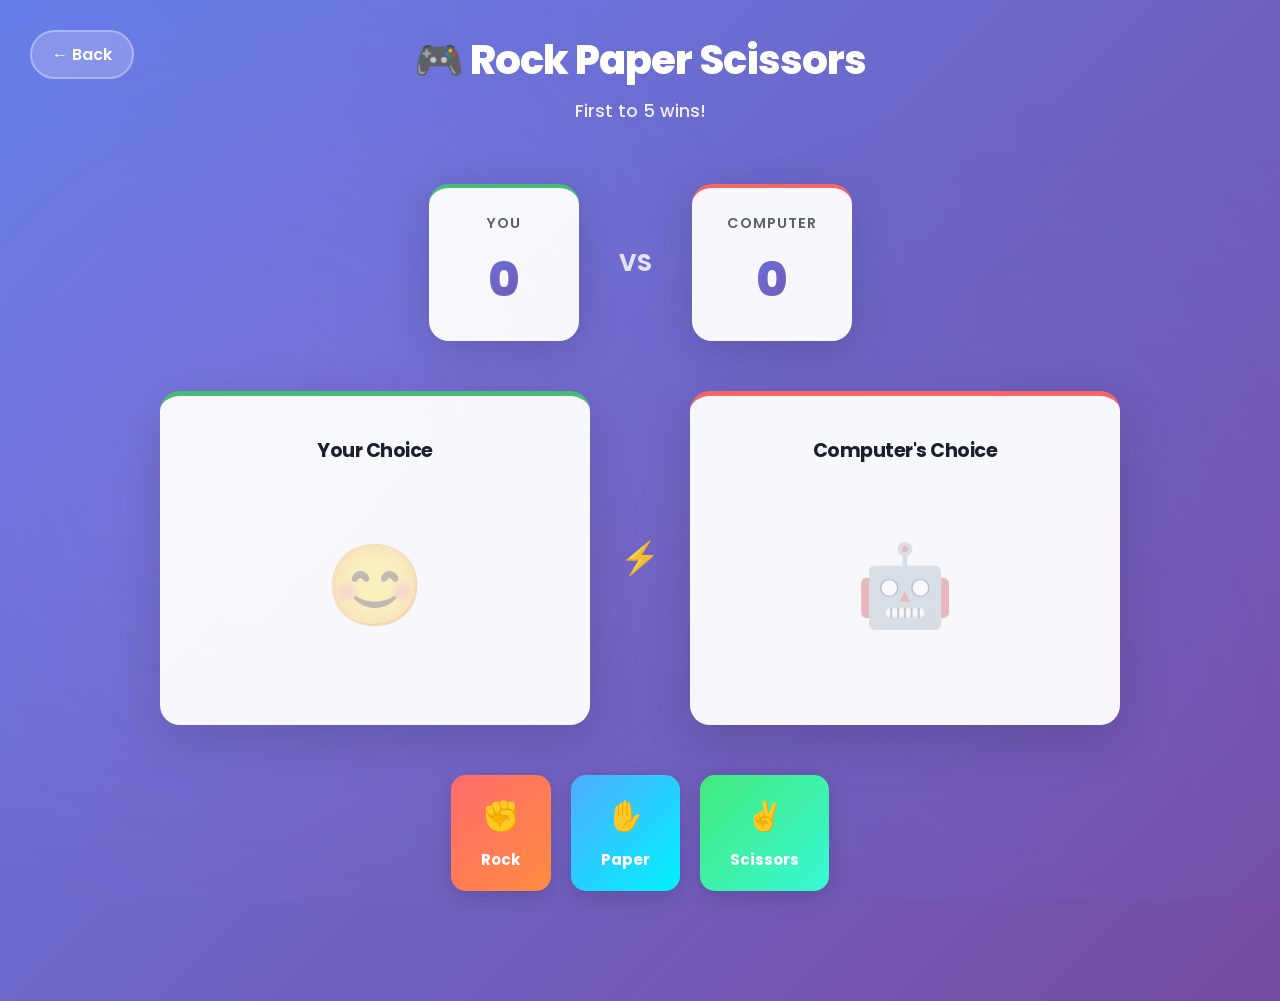
<file: Game1/index.html>
<!DOCTYPE html>
<html lang="en">
<head>
    <meta charset="UTF-8">
    <meta name="viewport" content="width=device-width, initial-scale=1.0">
    <title>Rock Paper Scissors - FunPlay</title>
    <link rel="stylesheet" href="styles.css">
</head>
<body>
    <div class="game-wrapper">
        <div class="header">
            <a href="../LandingPage/home.html" class="back-btn">← Back</a>
            <h1>🎮 Rock Paper Scissors</h1>
            <p>First to 5 wins!</p>
        </div>

        <div class="container">
            <div class="scoreboard">
                <div class="score-item player-score">
                    <span class="score-label">You</span>
                    <span class="score-value" id="user-score">0</span>
                </div>
                <div class="score-divider">VS</div>
                <div class="score-item computer-score">
                    <span class="score-label">Computer</span>
                    <span class="score-value" id="comp-score">0</span>
                </div>
            </div>

            <div class="game-arena">
                <div class="player-section">
                    <h2>Your Choice</h2>
                    <div class="choice-display" id="handsign">
                        <span class="placeholder">😊</span>
                    </div>
                </div>

                <div class="vs-divider">
                    <span>⚡</span>
                </div>

                <div class="computer-section">
                    <h2>Computer's Choice</h2>
                    <div class="choice-display" id="complogo">
                        <span class="placeholder">🤖</span>
                    </div>
                </div>
            </div>

            <div class="action-buttons" id="gameovergo">
                <button class="btn btn-rock" id="rock">
                    <span class="emoji">✊</span>
                    <span class="text">Rock</span>
                </button>
                <button class="btn btn-paper" id="paper">
                    <span class="emoji">✋</span>
                    <span class="text">Paper</span>
                </button>
                <button class="btn btn-scissors" id="scissors">
                    <span class="emoji">✌️</span>
                    <span class="text">Scissors</span>
                </button>
            </div>

            <div class="round-status" id="roundStatus"></div>
        </div>

        <div class="result-overlay" id="show">
            <div class="result-card">
                <div class="result-title" id="resulttext"></div>
                <div class="confetti" id="confetti"></div>
                <button class="btn btn-primary" onclick="playAgain()">🔄 Play Again</button>
                <a href="../LandingPage/home.html" class="btn btn-secondary">🏠 Home</a>
            </div>
        </div>
    </div>

    <script src="index.js"></script>
</body>
</html>
</file>
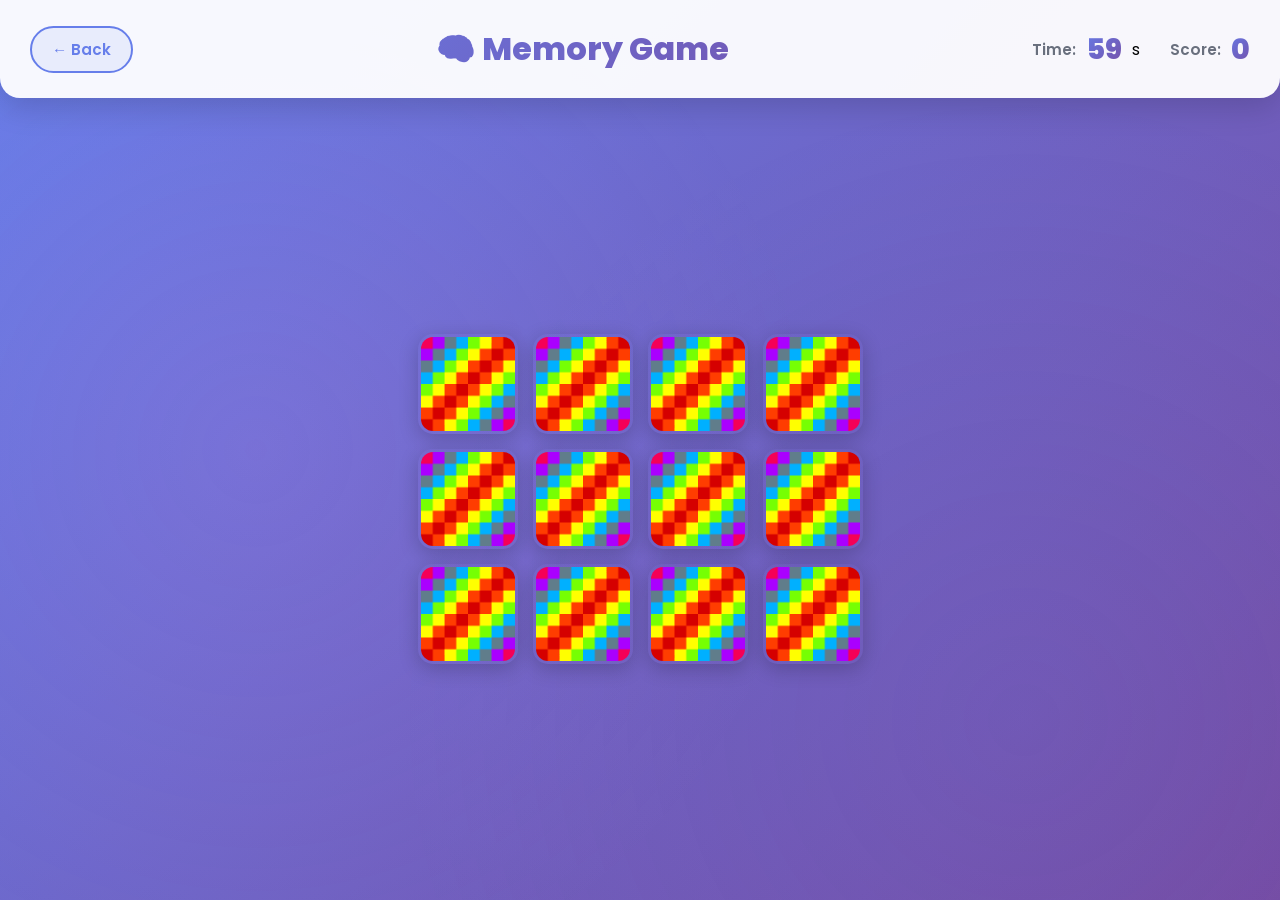
<file: Game2/index.html>
<!DOCTYPE html>
<html lang="en">
<head>
    <meta charset="UTF-8">
    <meta name="viewport" content="width=device-width, initial-scale=1.0">
    <title>Memory Game - FunPlay</title>
    <link rel="stylesheet" href="styles.css">
</head>
<body>
    <div class="game-wrapper">
        <header>
            <a href="../LandingPage/home.html" class="back-btn">← Back</a>
            <h1>🧠 Memory Game</h1>
            <div class="stats">
                <div class="stat-item">
                    <span class="stat-label">Time:</span>
                    <span class="stat-value" id="timer">60</span>s
                </div>
                <div class="stat-item">
                    <span class="stat-label">Score:</span>
                    <span class="stat-value" id="result">0</span>
                </div>
            </div>
        </header>
        <div id="grid"></div>
    </div>
    <script src="app.js"></script>
</body>
</html>
</file>
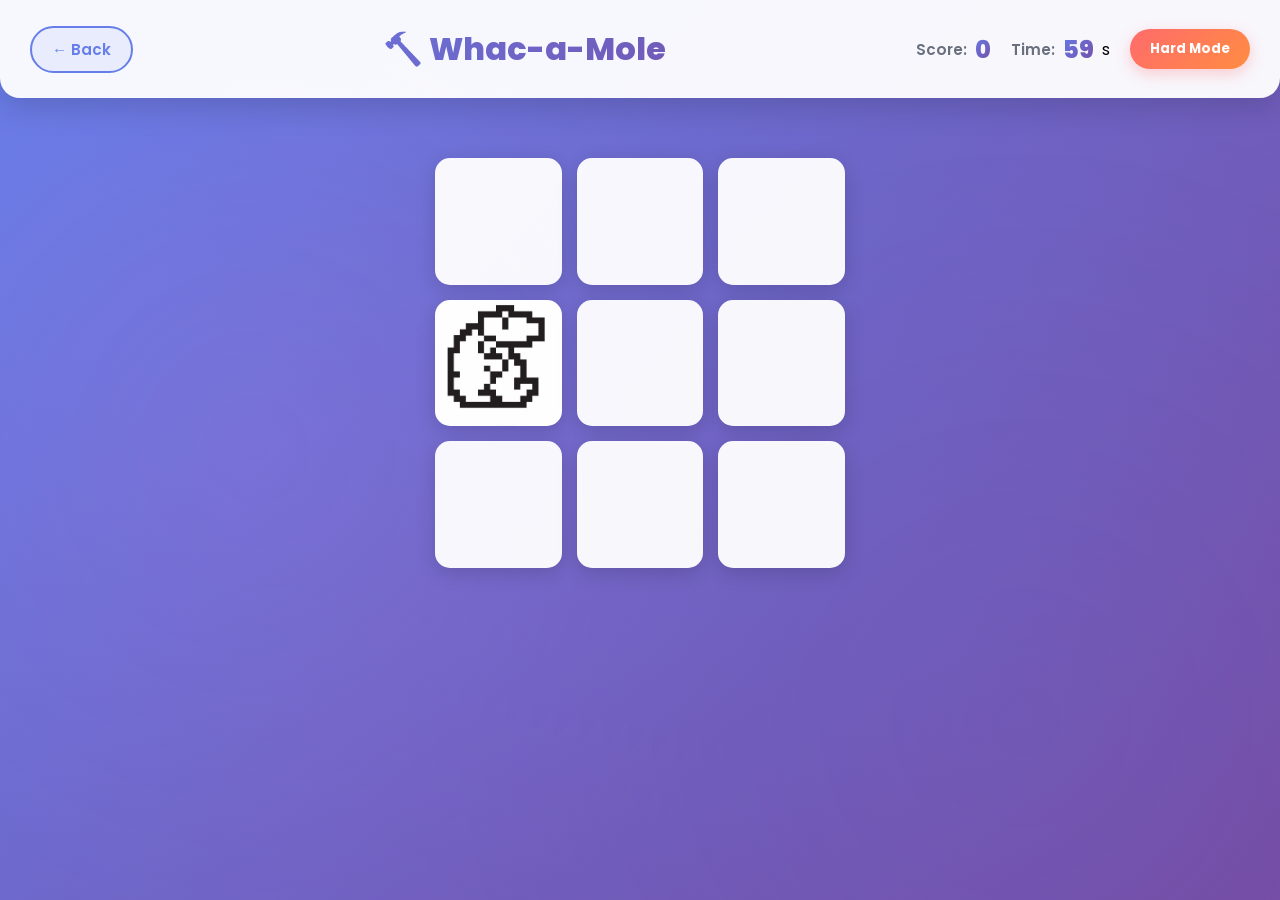
<file: Game3/index.html>
<!DOCTYPE html>
<html lang="en">
<head>
    <meta charset="UTF-8">
    <meta name="viewport" content="width=device-width, initial-scale=1.0">
    <title>Whac-a-Mole - FunPlay</title>
    <link rel="stylesheet" href="styles.css">
</head>
<body>
    <div class="game-wrapper">
        <header>
            <a href="../LandingPage/home.html" class="back-btn">← Back</a>
            <h1>🔨 Whac-a-Mole</h1>
            <div class="controls">
                <div class="stat-item">
                    <span class="stat-label">Score:</span>
                    <span class="stat-value" id="score">0</span>
                </div>
                <div class="stat-item">
                    <span class="stat-label">Time:</span>
                    <span class="stat-value" id="time-left">60</span>s
                </div>
                <button id="hard-mode" class="btn-hardmode">Hard Mode</button>
            </div>
        </header>

        <div class="grid">
            <div class="square" id="1"></div>
            <div class="square" id="2"></div>
            <div class="square" id="3"></div>
            <div class="square mole" id="4"></div>
            <div class="square" id="5"></div>
            <div class="square" id="6"></div>
            <div class="square" id="7"></div>
            <div class="square" id="8"></div>
            <div class="square" id="9"></div>
        </div>
    </div>

    <script src="app.js"></script>
</body>
</html>
</file>
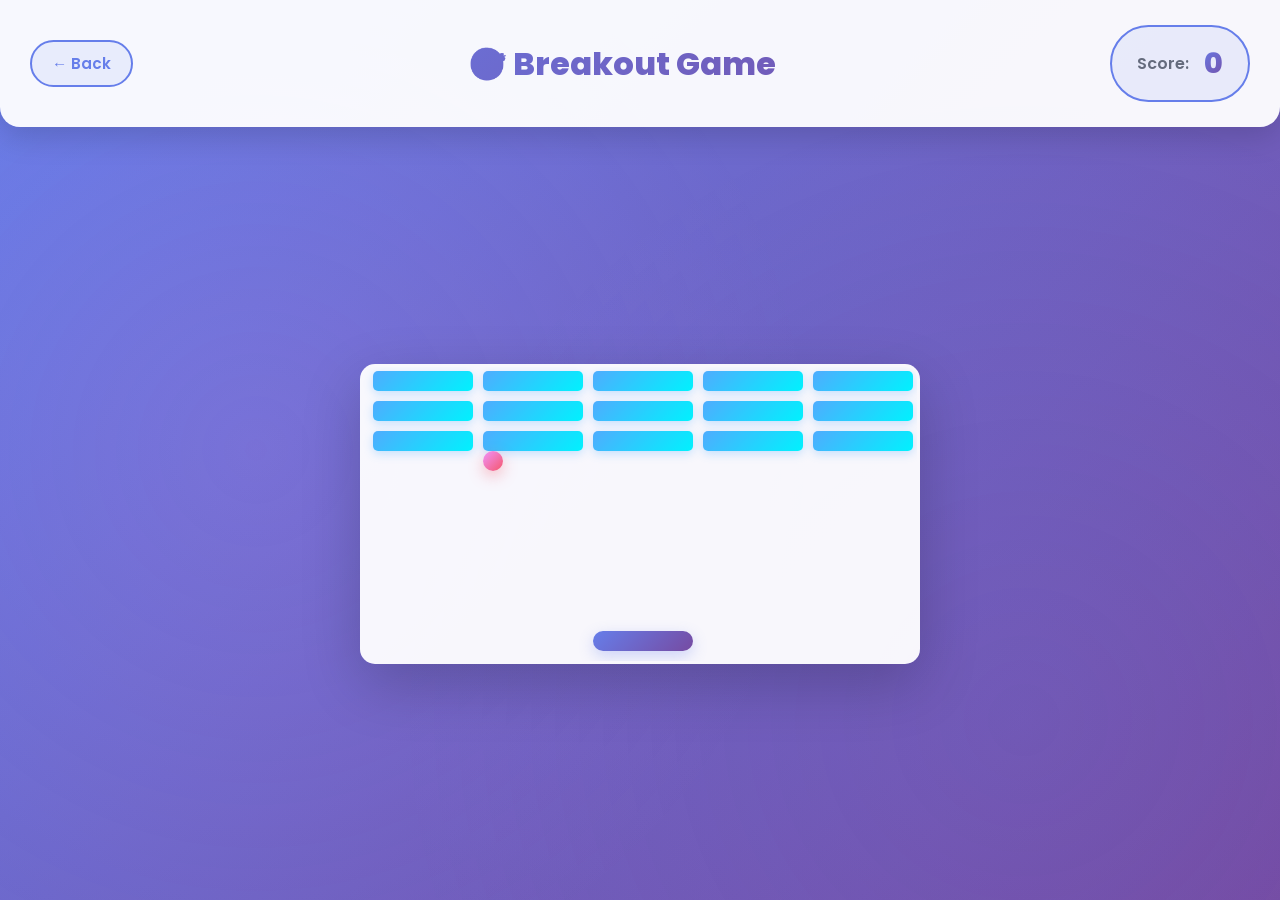
<file: Game4/index.html>
<!DOCTYPE html>
<html lang="en">
<head>
    <meta charset="utf-8" />
    <title>Breakout - FunPlay</title>
    <link rel="stylesheet" href="styles.css">
</head>
<body>
<div class="game-wrapper">
    <header>
        <a href="../LandingPage/home.html" class="back-btn">← Back</a>
        <h1>🎯 Breakout Game</h1>
        <div class="score-display">
            <span class="stat-label">Score:</span>
            <h1 class="score-value" id="score">0</h1>
        </div>
    </header>
    <div class="game-container">
        <div class="grid"></div>
        <button id="restartButton" style="display: none;">Restart</button>
    </div>
</div>

<script src="index.js"></script>
</body>
</html>
</file>
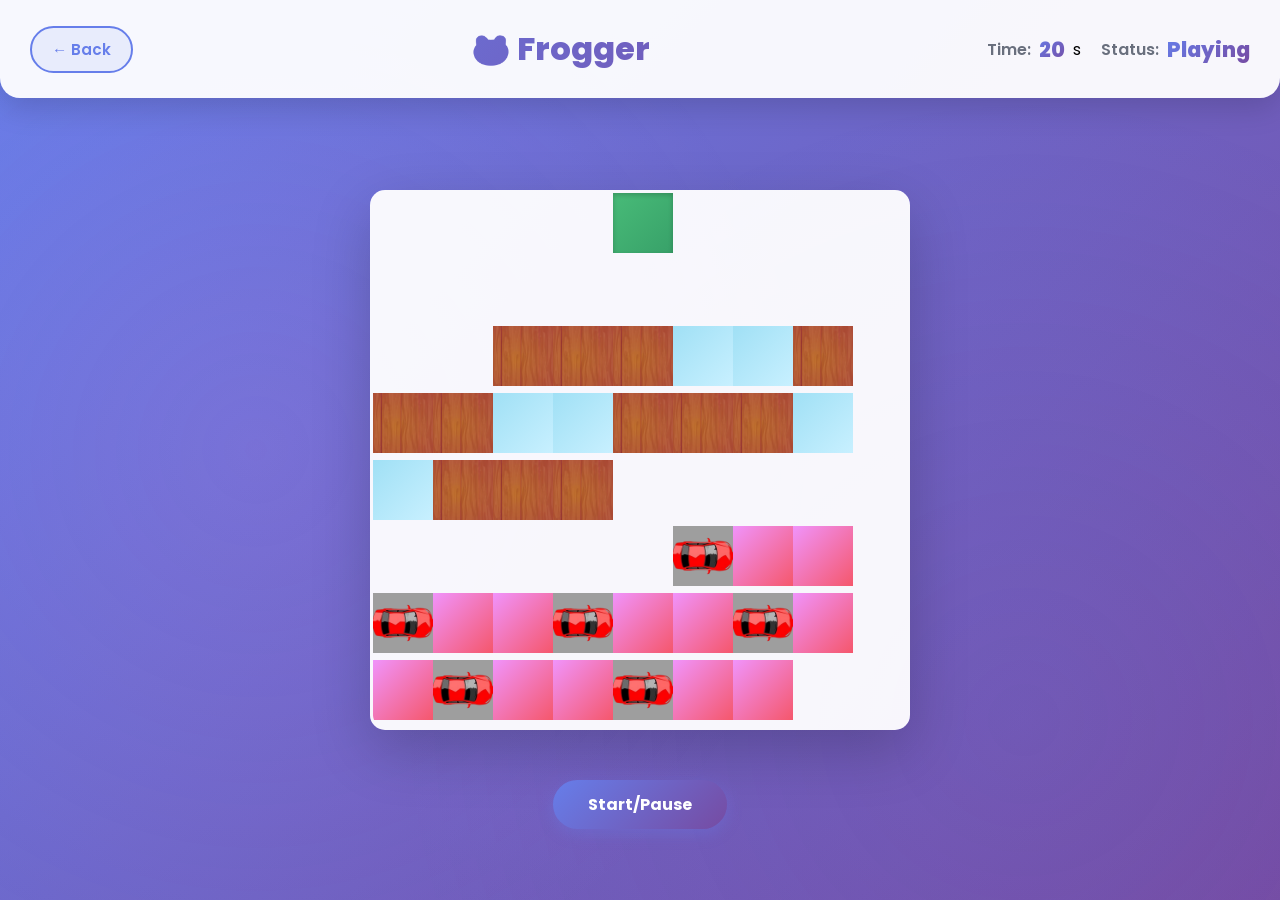
<file: Game5/index.html>
<!DOCTYPE html>
<html lang="en">
<head>
    <meta charset="UTF-8">
    <title>Frogger - FunPlay</title>
    <link rel="stylesheet" type="text/css" href="style.css">
</head>
<body>
    <div class="game-wrapper">
        <header>
            <a href="../LandingPage/home.html" class="back-btn">← Back</a>
            <h1>🐸 Frogger</h1>
            <div class="controls">
                <div class="stat-item">
                    <span class="stat-label">Time:</span>
                    <span class="stat-value" id="time-left">20</span>s
                </div>
                <div class="stat-item result-display">
                    <span class="stat-label">Status:</span>
                    <span class="stat-value" id="result">Playing</span>
                </div>
            </div>
        </header>

        <div class="game-container">
            <div class="grid">
                <div></div>
                <div></div>
                <div></div>
                <div></div>
                <div class="ending-block"></div>
                <div></div>
                <div></div>
                <div></div>
                <div></div>
                <div></div>
                <div></div>
                <div></div>
                <div></div>
                <div></div>
                <div></div>
                <div></div>
                <div></div>
                <div></div>
                <div class="log-left l1"></div>
                <div class="log-left l2"></div>
                <div class="log-left l3"></div>
                <div class="log-left l4"></div>
                <div class="log-left l5"></div>
                <div class="log-left l1"></div>
                <div class="log-left l2"></div>
                <div class="log-left l3"></div>
                <div class="log-left l4"></div>
                <div class="log-right l5"></div>
                <div class="log-right l1"></div>
                <div class="log-right l2"></div>
                <div class="log-right l3"></div>
                <div class="log-right l4"></div>
                <div class="log-right l5"></div>
                <div class="log-right l1"></div>
                <div class="log-right l2"></div>
                <div class="log-right l3"></div>
                <div></div>
                <div></div>
                <div></div>
                <div></div>
                <div></div>
                <div></div>
                <div></div>
                <div></div>
                <div></div>
                <div class="car-left c1"></div>
                <div class="car-left c2"></div>
                <div class="car-left c3"></div>
                <div class="car-left c1"></div>
                <div class="car-left c2"></div>
                <div class="car-left c3"></div>
                <div class="car-left c1"></div>
                <div class="car-left c2"></div>
                <div class="car-left c3"></div>
                <div class="car-right c1"></div>
                <div class="car-right c2"></div>
                <div class="car-right c3"></div>
                <div class="car-right c1"></div>
                <div class="car-right c2"></div>
                <div class="car-right c3"></div>
                <div class="car-right c1"></div>
                <div class="car-right c2"></div>
                <div class="car-right c3"></div>
                <div></div>
            </div>

            <div class="button-group">
                <button id="start-pause-button" class="btn-control">Start/Pause</button>
                <button id="restart-button" class="btn-control" style="display: none;">Restart</button>
            </div>
        </div>
    </div>

    <script src="app.js"></script>
</body>
</html>
        <div></div>
        <div></div>
        <div></div>
        <div></div>
        <div></div>
        <div></div>
        <div></div>
        <div></div>
        <div></div>
        <div></div>
        <div></div>
        <div></div>
        <div class="starting-block frog"></div>
        <div></div>
        <div></div>
        <div></div>
        <div></div>
    </div>

    <script src="app.js"></script>
</body>
</html>
</file>
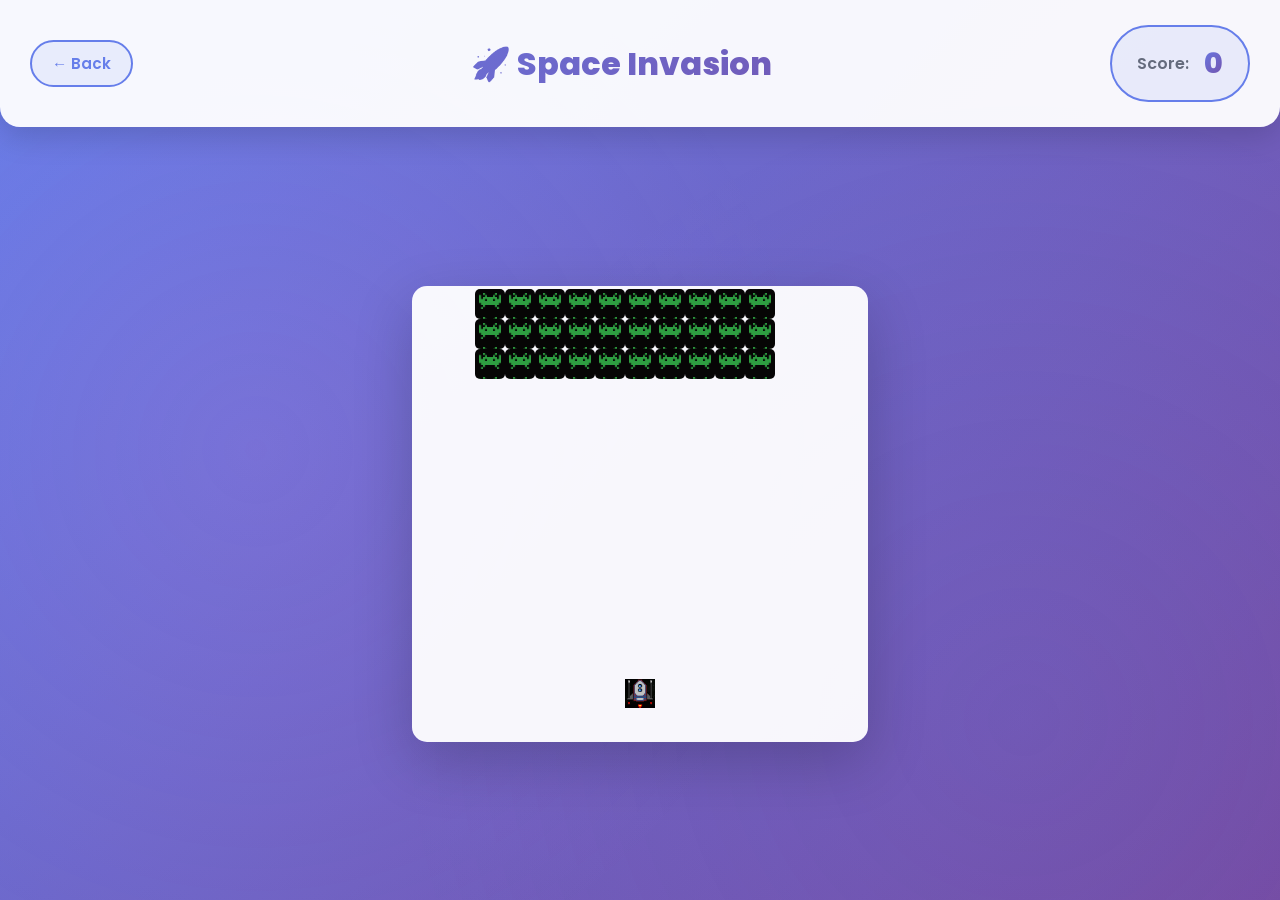
<file: Game6/index.html>
<!DOCTYPE html>
<html lang="en">
<head>
    <meta charset="UTF-8">
    <title>Space Invasion - FunPlay</title>
    <link rel="stylesheet" href="style.css">
</head>
<body>
    <div class="game-wrapper">
        <header>
            <a href="../LandingPage/home.html" class="back-btn">← Back</a>
            <h1>🚀 Space Invasion</h1>
            <div class="score-display">
                <span class="stat-label">Score:</span>
                <h1 class="score-value results">0</h1>
            </div>
        </header>

        <div class="game-container">
            <div class="grid"></div>
            <button id="restartButton" class="btn-control" style="display: none;">Restart</button>
        </div>
    </div>
    
    <audio id="shootSound" src="shoot.wav"></audio>
    <audio id="blastSound" src="blast.wav"></audio>
    <script src="app.js"></script>
</body>
</html>
</file>
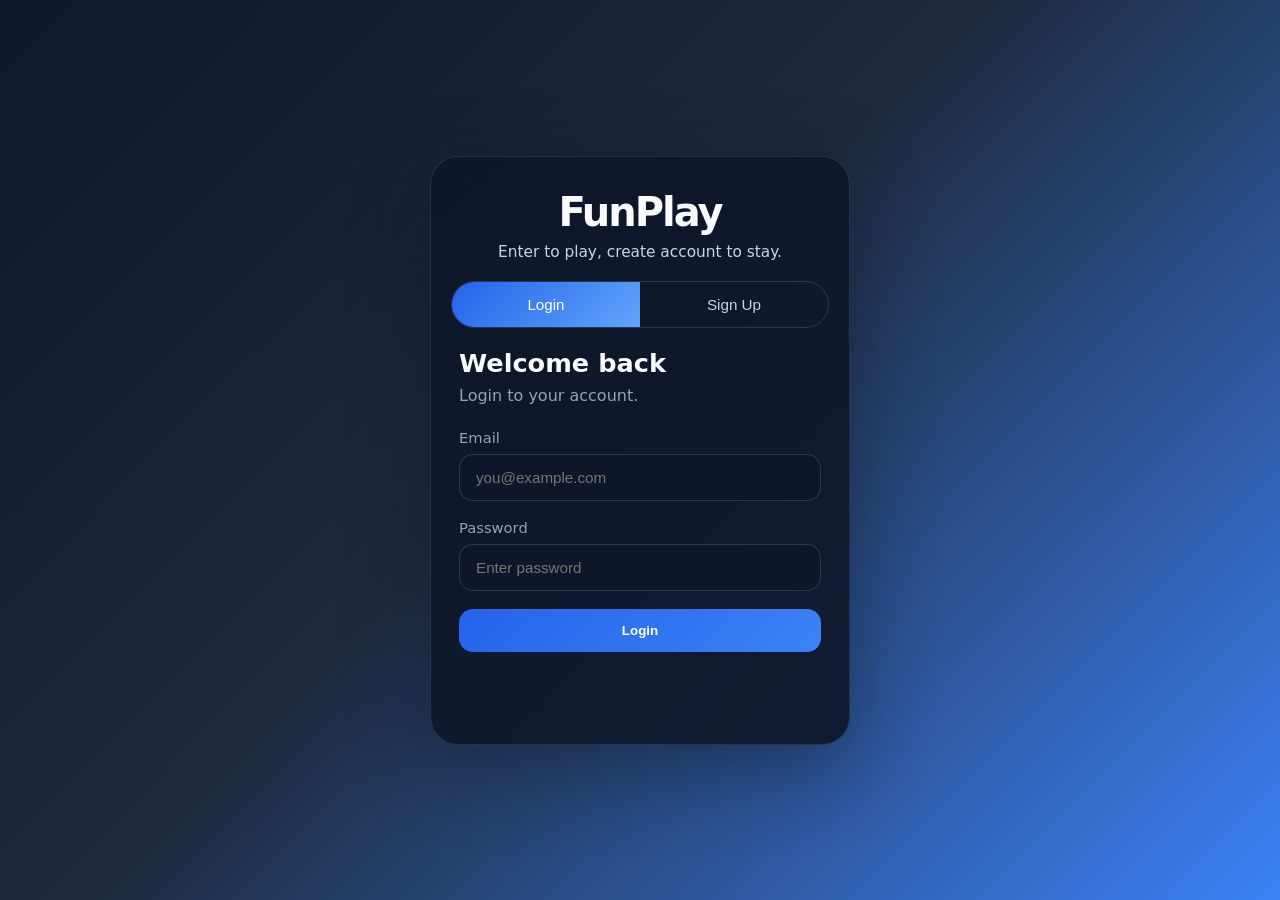
<file: homepage/login.html>
<!DOCTYPE html>
<html lang="en">
<head>
    <meta charset="UTF-8" />
    <meta name="viewport" content="width=device-width, initial-scale=1.0" />
    <title>Login / Sign Up</title>
    <link rel="stylesheet" href="login.css" />
</head>
<body>
    <div class="auth-page">
        <div class="auth-card">
            <div class="brand">
                <h1>FunPlay</h1>
                <p>Enter to play, create account to stay.</p>
            </div>

            <div class="switch-buttons">
                <button id="loginToggle" class="active">Login</button>
                <button id="signupToggle">Sign Up</button>
            </div>

            <div class="form-wrapper">
                <form id="loginForm" class="auth-form active" novalidate>
                    <h2>Welcome back</h2>
                    <p>Login to your account.</p>

                    <label for="loginEmail">Email</label>
                    <input id="loginEmail" type="email" placeholder="you@example.com" required />

                    <label for="loginPassword">Password</label>
                    <input id="loginPassword" type="password" placeholder="Enter password" required minlength="6" />

                    <button type="submit" class="primary-btn">Login</button>
                    <p class="message" id="loginMessage"></p>
                </form>

                <form id="signupForm" class="auth-form" novalidate>
                    <h2>Create account</h2>
                    <p>Sign up to join FunPlay.</p>

                    <label for="signupName">Full Name</label>
                    <input id="signupName" type="text" placeholder="Your name" required />

                    <label for="signupEmail">Email</label>
                    <input id="signupEmail" type="email" placeholder="you@example.com" required />

                    <label for="signupPassword">Password</label>
                    <input id="signupPassword" type="password" placeholder="Create password" required minlength="6" />

                    <button type="submit" class="primary-btn">Sign Up</button>
                    <p class="message" id="signupMessage"></p>
                </form>
            </div>
        </div>
    </div>

    <script src="login.js"></script>
</body>
</html>
</file>
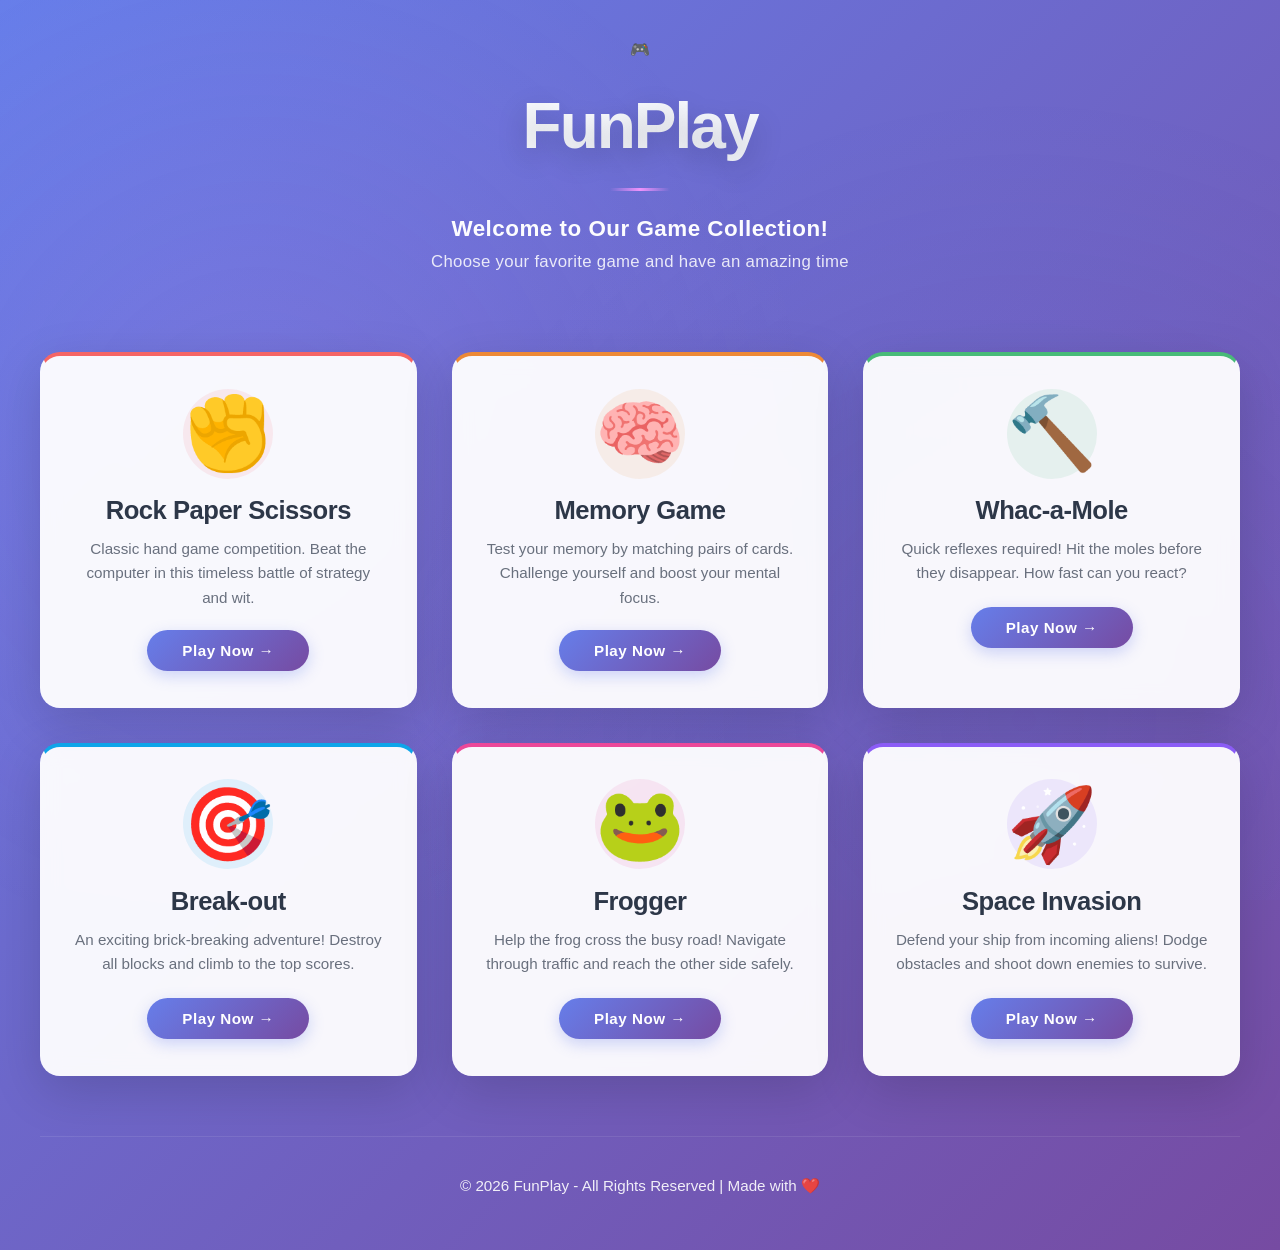
<file: LandingPage/home.html>
<!DOCTYPE html>
<html lang="en">
<head>
    <meta charset="UTF-8">
    <meta name="viewport" content="width=device-width, initial-scale=1.0">
    <title>FunPlay - Game Collection</title>
    <link href="https://cdnjs.cloudflare.com/ajax/libs/font-awesome/6.4.0/css/all.min.css" rel="stylesheet">
    <style>
        * {
            margin: 0;
            padding: 0;
            box-sizing: border-box;
        }

        :root {
            --primary: #667eea;
            --secondary: #764ba2;
            --accent: #f093fb;
            --text-dark: #2d3748;
            --text-light: #f7fafc;
            --success: #48bb78;
            --danger: #f56565;
            --warning: #ed8936;
            --purple: #a78bfa;
        }

        html {
            scroll-behavior: smooth;
        }

        body {
            font-family: 'Inter', 'Segoe UI', Tahoma, Geneva, Verdana, sans-serif;
            background: linear-gradient(135deg, var(--primary) 0%, var(--secondary) 100%);
            min-height: 100vh;
            padding: 40px 20px;
            position: relative;
            overflow-x: hidden;
        }

        body::before {
            content: '';
            position: fixed;
            top: 0;
            left: 0;
            width: 100%;
            height: 100%;
            background: radial-gradient(circle at 20% 50%, rgba(240, 147, 251, 0.1) 0%, transparent 50%),
                        radial-gradient(circle at 80% 80%, rgba(102, 126, 234, 0.1) 0%, transparent 50%);
            pointer-events: none;
            z-index: -1;
        }

        .container {
            max-width: 1200px;
            margin: 0 auto;
            position: relative;
            z-index: 1;
        }

        .header {
            text-align: center;
            color: white;
            margin-bottom: 80px;
            animation: slideDown 0.8s cubic-bezier(0.34, 1.56, 0.64, 1);
        }

        .logo-wrapper {
            display: inline-block;
            margin-bottom: 30px;
            animation: float 3s ease-in-out infinite;
        }

        @keyframes float {
            0%, 100% {
                transform: translateY(0px);
            }
            50% {
                transform: translateY(-10px);
            }
        }

        .header h1 {
            font-size: 4rem;
            margin-bottom: 15px;
            font-weight: 800;
            letter-spacing: -2px;
            background: linear-gradient(135deg, #fff 0%, #f0f4ff 100%);
            -webkit-background-clip: text;
            -webkit-text-fill-color: transparent;
            background-clip: text;
            text-shadow: 0 10px 30px rgba(0, 0, 0, 0.2);
        }

        .tagline {
            font-size: 1.4rem;
            font-weight: 600;
            margin-bottom: 10px;
            opacity: 0.98;
            letter-spacing: 0.5px;
        }

        .subtitle {
            font-size: 1.05rem;
            opacity: 0.85;
            font-weight: 400;
            letter-spacing: 0.3px;
        }

        .divider {
            width: 60px;
            height: 3px;
            background: linear-gradient(90deg, transparent, var(--accent), transparent);
            margin: 25px auto;
        }

        .games-grid {
            display: grid;
            grid-template-columns: repeat(auto-fit, minmax(300px, 1fr));
            gap: 35px;
            margin-bottom: 60px;
        }

        .game-card {
            background: rgba(255, 255, 255, 0.95);
            border-radius: 20px;
            padding: 35px 30px;
            text-align: center;
            cursor: pointer;
            transition: all 0.35s cubic-bezier(0.34, 1.56, 0.64, 1);
            box-shadow: 0 15px 50px rgba(0, 0, 0, 0.15);
            text-decoration: none;
            color: var(--text-dark);
            animation: fadeInUp 0.6s ease-out forwards;
            opacity: 0;
            border: 2px solid transparent;
            backdrop-filter: blur(10px);
            position: relative;
            overflow: hidden;
        }

        .game-card::before {
            content: '';
            position: absolute;
            top: 0;
            left: -100%;
            width: 100%;
            height: 100%;
            background: linear-gradient(90deg, transparent, rgba(255, 255, 255, 0.3), transparent);
            transition: left 0.5s ease;
        }

        .game-card:hover::before {
            left: 100%;
        }

        .game-card:nth-child(1) { 
            animation-delay: 0.1s;
            border-top: 4px solid var(--danger);
        }
        .game-card:nth-child(2) { 
            animation-delay: 0.2s;
            border-top: 4px solid var(--warning);
        }
        .game-card:nth-child(3) { 
            animation-delay: 0.3s;
            border-top: 4px solid var(--success);
        }
        .game-card:nth-child(4) { 
            animation-delay: 0.4s;
            border-top: 4px solid #0ea5e9;
        }
        .game-card:nth-child(5) { 
            animation-delay: 0.5s;
            border-top: 4px solid #ec4899;
        }
        .game-card:nth-child(6) { 
            animation-delay: 0.6s;
            border-top: 4px solid #8b5cf6;
        }

        .game-card:hover {
            transform: translateY(-18px);
            box-shadow: 0 30px 60px rgba(102, 126, 234, 0.25);
            border: 2px solid rgba(240, 147, 251, 0.3);
        }

        .game-card:nth-child(1):hover {
            background: linear-gradient(135deg, rgba(245, 101, 101, 0.1), rgba(245, 101, 101, 0.05));
        }
        .game-card:nth-child(2):hover {
            background: linear-gradient(135deg, rgba(237, 137, 54, 0.1), rgba(237, 137, 54, 0.05));
        }
        .game-card:nth-child(3):hover {
            background: linear-gradient(135deg, rgba(72, 187, 120, 0.1), rgba(72, 187, 120, 0.05));
        }
        .game-card:nth-child(4):hover {
            background: linear-gradient(135deg, rgba(14, 165, 233, 0.1), rgba(14, 165, 233, 0.05));
        }
        .game-card:nth-child(5):hover {
            background: linear-gradient(135deg, rgba(236, 72, 153, 0.1), rgba(236, 72, 153, 0.05));
        }
        .game-card:nth-child(6):hover {
            background: linear-gradient(135deg, rgba(139, 92, 246, 0.1), rgba(139, 92, 246, 0.05));
        }

        .icon-wrapper {
            position: relative;
            display: inline-block;
            margin-bottom: 20px;
        }

        .icon-bg {
            position: absolute;
            width: 90px;
            height: 90px;
            border-radius: 50%;
            opacity: 0.1;
            top: 50%;
            left: 50%;
            transform: translate(-50%, -50%);
            transition: all 0.3s ease;
        }

        .game-card:nth-child(1) .icon-bg { background: var(--danger); }
        .game-card:nth-child(2) .icon-bg { background: var(--warning); }
        .game-card:nth-child(3) .icon-bg { background: var(--success); }
        .game-card:nth-child(4) .icon-bg { background: #0ea5e9; }
        .game-card:nth-child(5) .icon-bg { background: #ec4899; }
        .game-card:nth-child(6) .icon-bg { background: #8b5cf6; }

        .game-card:hover .icon-bg {
            width: 110px;
            height: 110px;
            opacity: 0.2;
        }

        .game-icon {
            font-size: 4.5rem;
            display: inline-block;
            transition: transform 0.4s cubic-bezier(0.34, 1.56, 0.64, 1);
            position: relative;
            z-index: 2;
        }

        .game-card:hover .game-icon {
            transform: scale(1.25) rotate(-5deg);
        }

        .game-title {
            font-size: 1.6rem;
            font-weight: 700;
            margin-bottom: 12px;
            letter-spacing: -0.5px;
        }

        .game-description {
            font-size: 0.95rem;
            opacity: 0.7;
            margin-bottom: 20px;
            line-height: 1.6;
            color: var(--text-dark);
            min-height: 50px;
        }

        .game-card:hover .game-description {
            opacity: 0.85;
        }

        .play-btn {
            display: inline-block;
            background: linear-gradient(135deg, var(--primary), var(--secondary));
            color: white;
            padding: 12px 35px;
            border-radius: 50px;
            font-weight: 700;
            transition: all 0.3s cubic-bezier(0.34, 1.56, 0.64, 1);
            border: none;
            cursor: pointer;
            font-size: 0.95rem;
            letter-spacing: 0.5px;
            position: relative;
            overflow: hidden;
            box-shadow: 0 5px 15px rgba(102, 126, 234, 0.3);
        }

        .play-btn::before {
            content: '';
            position: absolute;
            top: 0;
            left: -100%;
            width: 100%;
            height: 100%;
            background: linear-gradient(90deg, transparent, rgba(255, 255, 255, 0.3), transparent);
            transition: left 0.5s ease;
        }

        .play-btn:hover::before {
            left: 100%;
        }

        .game-card:hover .play-btn {
            background: linear-gradient(135deg, #ff6b6b, #ff8c42);
            transform: scale(1.1);
            box-shadow: 0 10px 25px rgba(255, 107, 107, 0.4);
        }

        .footer {
            text-align: center;
            color: white;
            padding-top: 40px;
            border-top: 1px solid rgba(255, 255, 255, 0.1);
            opacity: 0.9;
            animation: fadeIn 1s ease-out 0.8s forwards;
            opacity: 0;
        }

        .footer p {
            font-size: 0.95rem;
            margin-bottom: 15px;
        }

        @keyframes slideDown {
            from {
                opacity: 0;
                transform: translateY(-40px);
            }
            to {
                opacity: 1;
                transform: translateY(0);
            }
        }

        @keyframes fadeInUp {
            from {
                opacity: 0;
                transform: translateY(40px);
            }
            to {
                opacity: 1;
                transform: translateY(0);
            }
        }

        @keyframes fadeIn {
            from {
                opacity: 0;
            }
            to {
                opacity: 0.9;
            }
        }

        @media (max-width: 768px) {
            .header h1 {
                font-size: 2.8rem;
            }

            .tagline {
                font-size: 1.2rem;
            }

            .subtitle {
                font-size: 0.95rem;
            }

            .games-grid {
                grid-template-columns: repeat(auto-fit, minmax(260px, 1fr));
                gap: 25px;
            }

            .game-card {
                padding: 30px 25px;
            }

            .game-icon {
                font-size: 3.5rem;
            }

            .game-title {
                font-size: 1.4rem;
            }

            .game-card:hover {
                transform: translateY(-12px);
            }
        }

        @media (max-width: 480px) {
            body {
                padding: 25px 15px;
            }

            .header {
                margin-bottom: 50px;
            }

            .header h1 {
                font-size: 2rem;
            }

            .tagline {
                font-size: 1.1rem;
            }

            .subtitle {
                font-size: 0.9rem;
            }

            .divider {
                width: 50px;
                margin: 20px auto;
            }

            .games-grid {
                grid-template-columns: 1fr;
                gap: 20px;
            }

            .game-card {
                padding: 25px 20px;
            }

            .game-icon {
                font-size: 3rem;
            }

            .game-title {
                font-size: 1.2rem;
            }

            .game-card:hover {
                transform: translateY(-10px);
            }
        }
    </style>
</head>
<body>
    <div class="container">
        <div class="header">
            <div class="logo-wrapper">
                🎮
            </div>
            <h1>FunPlay</h1>
            <div class="divider"></div>
            <p class="tagline">Welcome to Our Game Collection!</p>
            <p class="subtitle">Choose your favorite game and have an amazing time</p>
        </div>

        <div class="games-grid">
            <!-- Game 1 -->
            <a href="../Game1/index.html" class="game-card">
                <div class="icon-wrapper">
                    <div class="icon-bg"></div>
                    <div class="game-icon">✊</div>
                </div>
                <div class="game-title">Rock Paper Scissors</div>
                <div class="game-description">Classic hand game competition. Beat the computer in this timeless battle of strategy and wit.</div>
                <button class="play-btn">Play Now →</button>
            </a>

            <!-- Game 2 -->
            <a href="../Game2/index.html" class="game-card">
                <div class="icon-wrapper">
                    <div class="icon-bg"></div>
                    <div class="game-icon">🧠</div>
                </div>
                <div class="game-title">Memory Game</div>
                <div class="game-description">Test your memory by matching pairs of cards. Challenge yourself and boost your mental focus.</div>
                <button class="play-btn">Play Now →</button>
            </a>

            <!-- Game 3 -->
            <a href="../Game3/index.html" class="game-card">
                <div class="icon-wrapper">
                    <div class="icon-bg"></div>
                    <div class="game-icon">🔨</div>
                </div>
                <div class="game-title">Whac-a-Mole</div>
                <div class="game-description">Quick reflexes required! Hit the moles before they disappear. How fast can you react?</div>
                <button class="play-btn">Play Now →</button>
            </a>

            <!-- Game 4 -->
            <a href="../Game4/index.html" class="game-card">
                <div class="icon-wrapper">
                    <div class="icon-bg"></div>
                    <div class="game-icon">🎯</div>
                </div>
                <div class="game-title">Break-out</div>
                <div class="game-description">An exciting brick-breaking adventure! Destroy all blocks and climb to the top scores.</div>
                <button class="play-btn">Play Now →</button>
            </a>

            <!-- Game 5 -->
            <a href="../Game5/index.html" class="game-card">
                <div class="icon-wrapper">
                    <div class="icon-bg"></div>
                    <div class="game-icon">🐸</div>
                </div>
                <div class="game-title">Frogger</div>
                <div class="game-description">Help the frog cross the busy road! Navigate through traffic and reach the other side safely.</div>
                <button class="play-btn">Play Now →</button>
            </a>

            <!-- Game 6 -->
            <a href="../Game6/index.html" class="game-card">
                <div class="icon-wrapper">
                    <div class="icon-bg"></div>
                    <div class="game-icon">🚀</div>
                </div>
                <div class="game-title">Space Invasion</div>
                <div class="game-description">Defend your ship from incoming aliens! Dodge obstacles and shoot down enemies to survive.</div>
                <button class="play-btn">Play Now →</button>
            </a>
        </div>

        <div class="footer">
            <p>© 2026 FunPlay - All Rights Reserved | Made with ❤️</p>
        </div>
    </div>
</body>
</html>
</file>
<file: Game1/styles.css>
@import url('https://fonts.googleapis.com/css2?family=Poppins:wght@400;600;700;800&display=swap');

:root {
    --primary: #667eea;
    --secondary: #764ba2;
    --accent: #f093fb;
    --danger: #f56565;
    --success: #48bb78;
    --light: #f7fafc;
    --dark: #2d3748;
    --text: #1a202c;
}

* {
    margin: 0;
    padding: 0;
    box-sizing: border-box;
}

html {
    scroll-behavior: smooth;
}

body {
    background: linear-gradient(135deg, var(--primary) 0%, var(--secondary) 100%);
    font-family: 'Poppins', sans-serif;
    color: var(--text);
    min-height: 100vh;
    overflow-x: hidden;
    position: relative;
}

body::before {
    content: '';
    position: fixed;
    top: 0;
    left: 0;
    width: 100%;
    height: 100%;
    background: radial-gradient(circle at 20% 50%, rgba(240, 147, 251, 0.1) 0%, transparent 50%),
                radial-gradient(circle at 80% 80%, rgba(102, 126, 234, 0.1) 0%, transparent 50%);
    pointer-events: none;
    z-index: 0;
}

.game-wrapper {
    position: relative;
    z-index: 1;
    min-height: 100vh;
    display: flex;
    flex-direction: column;
}

.header {
    text-align: center;
    padding: 30px 20px 20px;
    color: white;
    position: relative;
    animation: slideDown 0.8s cubic-bezier(0.34, 1.56, 0.64, 1);
}

.back-btn {
    position: absolute;
    left: 30px;
    top: 30px;
    background: rgba(255, 255, 255, 0.2);
    color: white;
    padding: 10px 20px;
    border-radius: 50px;
    text-decoration: none;
    font-size: 1rem;
    font-weight: 600;
    transition: all 0.3s ease;
    border: 2px solid rgba(255, 255, 255, 0.3);
    backdrop-filter: blur(10px);
}

.back-btn:hover {
    background: rgba(255, 255, 255, 0.3);
    transform: translateX(-5px);
}

.header h1 {
    font-size: 2.5rem;
    font-weight: 800;
    margin-bottom: 8px;
    letter-spacing: -1px;
}

.header p {
    font-size: 1.1rem;
    opacity: 0.9;
    font-weight: 500;
}

.container {
    flex: 1;
    display: flex;
    flex-direction: column;
    justify-content: center;
    align-items: center;
    padding: 40px 20px;
    max-width: 1000px;
    margin: 0 auto;
    width: 100%;
}

.scoreboard {
    display: flex;
    justify-content: center;
    align-items: center;
    gap: 40px;
    margin-bottom: 50px;
    width: 100%;
    animation: fadeInUp 0.6s ease-out 0.2s forwards;
    opacity: 0;
}

.score-item {
    background: rgba(255, 255, 255, 0.95);
    padding: 25px 35px;
    border-radius: 20px;
    text-align: center;
    box-shadow: 0 10px 40px rgba(0, 0, 0, 0.15);
    min-width: 150px;
    transition: all 0.3s ease;
}

.score-item:hover {
    transform: scale(1.05);
}

.score-item.player-score {
    border-top: 4px solid var(--success);
}

.score-item.computer-score {
    border-top: 4px solid var(--danger);
}

.score-label {
    display: block;
    font-size: 0.9rem;
    opacity: 0.7;
    margin-bottom: 10px;
    font-weight: 600;
    text-transform: uppercase;
    letter-spacing: 1px;
}

.score-value {
    display: block;
    font-size: 3rem;
    font-weight: 800;
    background: linear-gradient(135deg, var(--primary), var(--secondary));
    -webkit-background-clip: text;
    -webkit-text-fill-color: transparent;
    background-clip: text;
}

.score-divider {
    font-size: 1.5rem;
    font-weight: 700;
    color: white;
    opacity: 0.8;
    animation: pulse 2s ease-in-out infinite;
}

@keyframes pulse {
    0%, 100% { opacity: 0.8; }
    50% { opacity: 1; }
}

.game-arena {
    display: grid;
    grid-template-columns: 1fr auto 1fr;
    gap: 30px;
    align-items: center;
    margin-bottom: 50px;
    width: 100%;
    animation: fadeInUp 0.6s ease-out 0.4s forwards;
    opacity: 0;
}

.player-section,
.computer-section {
    background: rgba(255, 255, 255, 0.95);
    padding: 40px 30px;
    border-radius: 20px;
    box-shadow: 0 15px 50px rgba(0, 0, 0, 0.15);
    text-align: center;
    transition: all 0.3s ease;
}

.player-section:hover,
.computer-section:hover {
    transform: translateY(-5px);
}

.player-section {
    border-top: 5px solid var(--success);
}

.computer-section {
    border-top: 5px solid var(--danger);
}

.player-section h2,
.computer-section h2 {
    font-size: 1.2rem;
    margin-bottom: 20px;
    color: var(--text);
    font-weight: 700;
    letter-spacing: -0.5px;
}

.choice-display {
    height: 200px;
    display: flex;
    align-items: center;
    justify-content: center;
    font-size: 5rem;
    position: relative;
    transition: all 0.3s ease;
}

.choice-display img {
    width: 100%;
    height: 100%;
    object-fit: contain;
    animation: choiceAppear 0.4s cubic-bezier(0.34, 1.56, 0.64, 1);
}

.placeholder {
    opacity: 0.3;
    display: inline-block;
}

@keyframes choiceAppear {
    from {
        transform: scale(0.5) rotate(-20deg);
        opacity: 0;
    }
    to {
        transform: scale(1) rotate(0);
        opacity: 1;
    }
}

.vs-divider {
    display: flex;
    align-items: center;
    justify-content: center;
    font-size: 2rem;
    color: white;
    font-weight: 800;
    opacity: 0.9;
    animation: bounce 1s ease-in-out infinite;
}

@keyframes bounce {
    0%, 100% { transform: scale(1); }
    50% { transform: scale(1.2); }
}

.action-buttons {
    display: flex;
    gap: 20px;
    margin-bottom: 30px;
    width: 100%;
    justify-content: center;
    flex-wrap: wrap;
    animation: fadeInUp 0.6s ease-out 0.6s forwards;
    opacity: 0;
}

.btn {
    display: flex;
    flex-direction: column;
    align-items: center;
    justify-content: center;
    gap: 10px;
    padding: 20px 30px;
    border: none;
    border-radius: 15px;
    font-size: 1rem;
    font-weight: 700;
    cursor: pointer;
    transition: all 0.3s cubic-bezier(0.34, 1.56, 0.64, 1);
    box-shadow: 0 5px 20px rgba(0, 0, 0, 0.15);
    font-family: 'Poppins', sans-serif;
    text-decoration: none;
    display: inline-flex;
    position: relative;
    overflow: hidden;
}

.btn::before {
    content: '';
    position: absolute;
    top: 0;
    left: -100%;
    width: 100%;
    height: 100%;
    background: linear-gradient(90deg, transparent, rgba(255, 255, 255, 0.3), transparent);
    transition: left 0.5s ease;
}

.btn:hover::before {
    left: 100%;
}

.btn-rock {
    background: linear-gradient(135deg, #ff6b6b, #ff8c42);
    color: white;
}

.btn-paper {
    background: linear-gradient(135deg, #4facfe, #00f2fe);
    color: white;
}

.btn-scissors {
    background: linear-gradient(135deg, #43e97b, #38f9d7);
    color: white;
}

.btn:hover {
    transform: translateY(-5px);
    box-shadow: 0 15px 35px rgba(0, 0, 0, 0.25);
}

.btn:active {
    transform: translateY(-2px);
}

.btn .emoji {
    font-size: 1.8rem;
    display: block;
}

.btn .text {
    font-size: 0.95rem;
}

.round-status {
    font-size: 1.2rem;
    font-weight: 700;
    text-align: center;
    color: white;
    min-height: 40px;
    animation: fadeIn 0.6s ease-out;
}

.result-overlay {
    display: none;
    position: fixed;
    top: 0;
    left: 0;
    width: 100%;
    height: 100%;
    background: rgba(0, 0, 0, 0.7);
    backdrop-filter: blur(5px);
    z-index: 1000;
    align-items: center;
    justify-content: center;
    animation: fadeIn 0.3s ease-out;
}

.result-overlay.active {
    display: flex;
}

.result-card {
    background: white;
    padding: 60px 40px;
    border-radius: 25px;
    text-align: center;
    max-width: 500px;
    box-shadow: 0 30px 60px rgba(0, 0, 0, 0.3);
    animation: slideUp 0.5s cubic-bezier(0.34, 1.56, 0.64, 1);
    position: relative;
}

.result-title {
    font-size: 2.5rem;
    font-weight: 800;
    margin-bottom: 30px;
    background: linear-gradient(135deg, var(--primary), var(--secondary));
    -webkit-background-clip: text;
    -webkit-text-fill-color: transparent;
    background-clip: text;
    letter-spacing: -1px;
}

.confetti {
    position: absolute;
    width: 100%;
    height: 100%;
    top: 0;
    left: 0;
    pointer-events: none;
}

.btn-primary {
    background: linear-gradient(135deg, var(--primary), var(--secondary));
    color: white;
    margin-right: 15px;
    margin-bottom: 15px;
}

.btn-primary:hover {
    color: white;
}

.btn-secondary {
    background: rgba(102, 126, 234, 0.1);
    color: var(--primary);
    border: 2px solid var(--primary);
}

.btn-secondary:hover {
    background: var(--primary);
    color: white;
}

@keyframes slideUp {
    from {
        opacity: 0;
        transform: translateY(50px);
    }
    to {
        opacity: 1;
        transform: translateY(0);
    }
}

@keyframes slideDown {
    from {
        opacity: 0;
        transform: translateY(-30px);
    }
    to {
        opacity: 1;
        transform: translateY(0);
    }
}

@keyframes fadeInUp {
    from {
        opacity: 0;
        transform: translateY(30px);
    }
    to {
        opacity: 1;
        transform: translateY(0);
    }
}

@keyframes fadeIn {
    from {
        opacity: 0;
    }
    to {
        opacity: 1;
    }
}

/* Responsive Design */
@media (max-width: 768px) {
    .header h1 {
        font-size: 2rem;
    }

    .back-btn {
        left: 20px;
        top: 20px;
        padding: 8px 15px;
        font-size: 0.9rem;
    }

    .scoreboard {
        gap: 20px;
        margin-bottom: 30px;
    }

    .score-item {
        min-width: 120px;
        padding: 20px 25px;
    }

    .score-value {
        font-size: 2.2rem;
    }

    .game-arena {
        grid-template-columns: 1fr;
        gap: 20px;
        margin-bottom: 30px;
    }

    .vs-divider {
        display: none;
    }

    .player-section,
    .computer-section {
        padding: 30px 20px;
    }

    .choice-display {
        height: 150px;
        font-size: 3.5rem;
    }

    .action-buttons {
        gap: 15px;
    }

    .btn {
        padding: 15px 20px;
        font-size: 0.9rem;
    }

    .btn .emoji {
        font-size: 1.5rem;
    }

    .result-card {
        padding: 40px 30px;
        max-width: 90%;
    }

    .result-title {
        font-size: 2rem;
    }

    .btn-primary,
    .btn-secondary {
        margin-right: 0;
        margin-bottom: 10px;
        width: 100%;
    }
}

@media (max-width: 480px) {
    .header {
        padding: 20px 15px 15px;
    }

    .header h1 {
        font-size: 1.6rem;
    }

    .header p {
        font-size: 0.95rem;
    }

    .container {
        padding: 20px 10px;
    }

    .scoreboard {
        gap: 15px;
        margin-bottom: 20px;
    }

    .score-item {
        min-width: 100px;
        padding: 15px 20px;
    }

    .score-label {
        font-size: 0.8rem;
    }

    .score-value {
        font-size: 1.8rem;
    }

    .score-divider {
        font-size: 1.2rem;
    }

    .player-section h2,
    .computer-section h2 {
        font-size: 1rem;
    }

    .player-section,
    .computer-section {
        padding: 20px 15px;
    }

    .choice-display {
        height: 120px;
        font-size: 2.5rem;
    }

    .action-buttons {
        gap: 10px;
    }

    .btn {
        padding: 12px 15px;
        font-size: 0.85rem;
        flex: 1;
        min-width: 80px;
    }

    .btn .emoji {
        font-size: 1.2rem;
    }

    .btn .text {
        font-size: 0.8rem;
    }

    .result-card {
        padding: 30px 20px;
    }

    .result-title {
        font-size: 1.6rem;
        margin-bottom: 20px;
    }
}
</file>
<file: Game2/styles.css>
@import url('https://fonts.googleapis.com/css2?family=Poppins:wght@400;600;700;800&display=swap');

:root {
    --primary: #667eea;
    --secondary: #764ba2;
    --accent: #f093fb;
    --light: #f7fafc;
    --dark: #2d3748;
}

* {
    margin: 0;
    padding: 0;
    box-sizing: border-box;
}

body {
    background: linear-gradient(135deg, var(--primary) 0%, var(--secondary) 100%);
    font-family: 'Poppins', sans-serif;
    min-height: 100vh;
    display: flex;
    flex-direction: column;
    position: relative;
    overflow-x: hidden;
}

body::before {
    content: '';
    position: fixed;
    top: 0;
    left: 0;
    width: 100%;
    height: 100%;
    background: radial-gradient(circle at 20% 50%, rgba(240, 147, 251, 0.1) 0%, transparent 50%),
                radial-gradient(circle at 80% 80%, rgba(102, 126, 234, 0.1) 0%, transparent 50%);
    pointer-events: none;
    z-index: 0;
}

.game-wrapper {
    position: relative;
    z-index: 1;
    flex: 1;
    display: flex;
    flex-direction: column;
}

header {
    background: rgba(255, 255, 255, 0.95);
    padding: 25px 30px;
    border-radius: 0 0 20px 20px;
    box-shadow: 0 10px 30px rgba(0, 0, 0, 0.15);
    display: flex;
    align-items: center;
    justify-content: space-between;
    flex-wrap: wrap;
    gap: 20px;
}

.back-btn {
    background: rgba(102, 126, 234, 0.1);
    color: var(--primary);
    padding: 10px 20px;
    border-radius: 50px;
    text-decoration: none;
    font-size: 0.95rem;
    font-weight: 600;
    transition: all 0.3s ease;
    border: 2px solid var(--primary);
}

.back-btn:hover {
    background: var(--primary);
    color: white;
    transform: translateX(-5px);
}

header h1 {
    font-size: 2rem;
    background: linear-gradient(135deg, var(--primary), var(--secondary));
    -webkit-background-clip: text;
    -webkit-text-fill-color: transparent;
    background-clip: text;
    flex: 1;
    text-align: center;
    font-weight: 800;
}

.stats {
    display: flex;
    gap: 30px;
}

.stat-item {
    display: flex;
    gap: 10px;
    align-items: center;
}

.stat-label {
    font-weight: 600;
    color: var(--dark);
    opacity: 0.7;
    font-size: 0.95rem;
}

.stat-value {
    font-size: 1.8rem;
    font-weight: 800;
    background: linear-gradient(135deg, var(--primary), var(--secondary));
    -webkit-background-clip: text;
    -webkit-text-fill-color: transparent;
    background-clip: text;
}

#grid {
    display: grid;
    grid-template-columns: repeat(auto-fit, minmax(100px, 1fr));
    gap: 15px;
    padding: 40px;
    max-width: 600px;
    margin: auto;
    flex: 1;
    align-content: center;
}

#grid img {
    width: 100%;
    height: 100px;
    object-fit: cover;
    border-radius: 15px;
    cursor: pointer;
    transition: all 0.3s cubic-bezier(0.34, 1.56, 0.64, 1);
    box-shadow: 0 5px 20px rgba(0, 0, 0, 0.2);
    border: 3px solid transparent;
}

#grid img:hover {
    transform: translateY(-5px) scale(1.05);
    box-shadow: 0 15px 40px rgba(102, 126, 234, 0.4);
    border-color: var(--accent);
}

@media (max-width: 768px) {
    header {
        flex-direction: column;
        text-align: center;
    }

    header h1 {
        width: 100%;
    }

    .stats {
        width: 100%;
        justify-content: center;
    }

    #grid {
        grid-template-columns: repeat(auto-fit, minmax(80px, 1fr));
        gap: 10px;
        padding: 20px;
    }

    #grid img {
        height: 80px;
    }
}

@media (max-width: 480px) {
    header {
        padding: 15px 20px;
    }

    header h1 {
        font-size: 1.5rem;
    }

    .stat-value {
        font-size: 1.3rem;
    }

    #grid {
        grid-template-columns: repeat(auto-fit, minmax(60px, 1fr));
        gap: 8px;
        padding: 15px;
    }

    #grid img {
        height: 60px;
    }
}
</file>
<file: Game3/styles.css>
@import url('https://fonts.googleapis.com/css2?family=Poppins:wght@400;600;700;800&display=swap');

:root {
    --primary: #667eea;
    --secondary: #764ba2;
    --accent: #f093fb;
    --light: #f7fafc;
    --dark: #2d3748;
}

* {
    margin: 0;
    padding: 0;
    box-sizing: border-box;
}

body {
    background: linear-gradient(135deg, var(--primary) 0%, var(--secondary) 100%);
    font-family: 'Poppins', sans-serif;
    min-height: 100vh;
    display: flex;
    flex-direction: column;
    position: relative;
    overflow-x: hidden;
}

body::before {
    content: '';
    position: fixed;
    top: 0;
    left: 0;
    width: 100%;
    height: 100%;
    background: radial-gradient(circle at 20% 50%, rgba(240, 147, 251, 0.1) 0%, transparent 50%),
                radial-gradient(circle at 80% 80%, rgba(102, 126, 234, 0.1) 0%, transparent 50%);
    pointer-events: none;
    z-index: 0;
}

.game-wrapper {
    position: relative;
    z-index: 1;
    flex: 1;
    display: flex;
    flex-direction: column;
    align-items: center;
}

header {
    background: rgba(255, 255, 255, 0.95);
    padding: 25px 30px;
    border-radius: 0 0 20px 20px;
    box-shadow: 0 10px 30px rgba(0, 0, 0, 0.15);
    display: flex;
    align-items: center;
    justify-content: space-between;
    flex-wrap: wrap;
    gap: 20px;
    width: 100%;
}

.back-btn {
    background: rgba(102, 126, 234, 0.1);
    color: var(--primary);
    padding: 10px 20px;
    border-radius: 50px;
    text-decoration: none;
    font-size: 0.95rem;
    font-weight: 600;
    transition: all 0.3s ease;
    border: 2px solid var(--primary);
}

.back-btn:hover {
    background: var(--primary);
    color: white;
    transform: translateX(-5px);
}

header h1 {
    font-size: 2rem;
    background: linear-gradient(135deg, var(--primary), var(--secondary));
    -webkit-background-clip: text;
    -webkit-text-fill-color: transparent;
    background-clip: text;
    flex: 1;
    text-align: center;
    font-weight: 800;
}

.controls {
    display: flex;
    gap: 20px;
    align-items: center;
}

.stat-item {
    display: flex;
    gap: 8px;
    align-items: center;
}

.stat-label {
    font-weight: 600;
    color: var(--dark);
    opacity: 0.7;
    font-size: 0.95rem;
}

.stat-value {
    font-size: 1.5rem;
    font-weight: 800;
    background: linear-gradient(135deg, var(--primary), var(--secondary));
    -webkit-background-clip: text;
    -webkit-text-fill-color: transparent;
    background-clip: text;
}

.btn-hardmode {
    background: linear-gradient(135deg, #ff6b6b, #ff8c42);
    color: white;
    border: none;
    padding: 10px 20px;
    border-radius: 50px;
    font-weight: 700;
    cursor: pointer;
    transition: all 0.3s cubic-bezier(0.34, 1.56, 0.64, 1);
    font-family: 'Poppins', sans-serif;
    box-shadow: 0 5px 15px rgba(255, 107, 107, 0.3);
}

.btn-hardmode:hover {
    transform: scale(1.05);
    box-shadow: 0 10px 25px rgba(255, 107, 107, 0.4);
}

.btn-hardmode:active {
    transform: scale(0.98);
}

.grid {
    display: grid;
    grid-template-columns: repeat(3, 1fr);
    gap: 15px;
    width: 450px;
    height: 450px;
    margin: 40px auto;
    padding: 20px;
}

.square {
    background: rgba(255, 255, 255, 0.95);
    border-radius: 15px;
    cursor: pointer;
    transition: all 0.2s ease;
    box-shadow: 0 5px 20px rgba(0, 0, 0, 0.15);
    border: 3px solid transparent;
    overflow: hidden;
}

.square:hover {
    background: rgba(255, 255, 255, 1);
    transform: translateY(-5px);
    box-shadow: 0 15px 40px rgba(102, 126, 234, 0.3);
}

.mole {
    background-image: url("mole.jpg");
    background-size: cover;
    background-position: center;
}

.bonus-mole {
    background-image: url("bonus-mole.png");
    background-size: cover;
    background-position: center;
}

@media (max-width: 768px) {
    header {
        flex-direction: column;
        text-align: center;
    }

    header h1 {
        width: 100%;
    }

    .controls {
        width: 100%;
        justify-content: center;
        flex-wrap: wrap;
    }

    .grid {
        width: 350px;
        height: 350px;
        gap: 10px;
    }
}

@media (max-width: 480px) {
    header {
        padding: 15px 20px;
    }

    header h1 {
        font-size: 1.5rem;
    }

    .stat-value {
        font-size: 1.3rem;
    }

    .grid {
        width: 280px;
        height: 280px;
        gap: 8px;
        margin: 30px auto;
    }
}
</file>
<file: Game4/styles.css>
@import url('https://fonts.googleapis.com/css2?family=Poppins:wght@400;600;700;800&display=swap');

:root {
    --primary: #667eea;
    --secondary: #764ba2;
    --accent: #f093fb;
    --light: #f7fafc;
    --dark: #2d3748;
}

* {
    margin: 0;
    padding: 0;
    box-sizing: border-box;
}

body {
    background: linear-gradient(135deg, var(--primary) 0%, var(--secondary) 100%);
    font-family: 'Poppins', sans-serif;
    min-height: 100vh;
    display: flex;
    flex-direction: column;
    position: relative;
    overflow-x: hidden;
}

body::before {
    content: '';
    position: fixed;
    top: 0;
    left: 0;
    width: 100%;
    height: 100%;
    background: radial-gradient(circle at 20% 50%, rgba(240, 147, 251, 0.1) 0%, transparent 50%),
                radial-gradient(circle at 80% 80%, rgba(102, 126, 234, 0.1) 0%, transparent 50%);
    pointer-events: none;
    z-index: 0;
}

.game-wrapper {
    position: relative;
    z-index: 1;
    flex: 1;
    display: flex;
    flex-direction: column;
}

header {
    background: rgba(255, 255, 255, 0.95);
    padding: 25px 30px;
    border-radius: 0 0 20px 20px;
    box-shadow: 0 10px 30px rgba(0, 0, 0, 0.15);
    display: flex;
    align-items: center;
    justify-content: space-between;
    flex-wrap: wrap;
    gap: 20px;
}

.back-btn {
    background: rgba(102, 126, 234, 0.1);
    color: var(--primary);
    padding: 10px 20px;
    border-radius: 50px;
    text-decoration: none;
    font-size: 0.95rem;
    font-weight: 600;
    transition: all 0.3s ease;
    border: 2px solid var(--primary);
}

.back-btn:hover {
    background: var(--primary);
    color: white;
    transform: translateX(-5px);
}

header h1 {
    font-size: 2rem;
    background: linear-gradient(135deg, var(--primary), var(--secondary));
    -webkit-background-clip: text;
    -webkit-text-fill-color: transparent;
    background-clip: text;
    flex: 1;
    text-align: center;
    font-weight: 800;
}

.score-display {
    display: flex;
    gap: 15px;
    align-items: center;
    background: rgba(102, 126, 234, 0.1);
    padding: 15px 25px;
    border-radius: 50px;
    border: 2px solid var(--primary);
}

.stat-label {
    font-weight: 600;
    color: var(--dark);
    opacity: 0.7;
}

.score-value {
    font-size: 1.8rem !important;
    font-weight: 800;
    background: linear-gradient(135deg, var(--primary), var(--secondary));
    -webkit-background-clip: text;
    -webkit-text-fill-color: transparent;
    background-clip: text;
    margin: 0 !important;
}

.game-container {
    flex: 1;
    display: flex;
    flex-direction: column;
    align-items: center;
    justify-content: center;
    padding: 40px 20px;
}

.grid {
    position: relative;
    width: 560px;
    height: 300px;
    border: 3px solid transparent;
    border-radius: 15px;
    background: rgba(255, 255, 255, 0.95);
    box-shadow: 0 20px 60px rgba(0, 0, 0, 0.2);
    overflow: hidden;
}

.user {
    position: absolute;
    width: 100px;
    height: 20px;
    background: linear-gradient(135deg, #667eea, #764ba2);
    border-radius: 10px;
    box-shadow: 0 5px 15px rgba(102, 126, 234, 0.3);
}

.block {
    position: absolute;
    width: 100px;
    height: 20px;
    background: linear-gradient(135deg, #4facfe, #00f2fe);
    border-radius: 5px;
    box-shadow: 0 3px 10px rgba(79, 172, 254, 0.3);
}

.ball {
    position: absolute;
    width: 20px;
    height: 20px;
    border-radius: 50%;
    background: linear-gradient(135deg, #f093fb, #f5576c);
    box-shadow: 0 5px 15px rgba(245, 87, 108, 0.4);
}

#restartButton {
    margin-top: 30px;
    padding: 12px 35px;
    font-size: 1rem;
    font-weight: 700;
    background: linear-gradient(135deg, #667eea, #764ba2);
    color: white;
    border: none;
    border-radius: 50px;
    cursor: pointer;
    transition: all 0.3s cubic-bezier(0.34, 1.56, 0.64, 1);
    box-shadow: 0 5px 15px rgba(102, 126, 234, 0.3);
    font-family: 'Poppins', sans-serif;
}

#restartButton:hover {
    transform: scale(1.05);
    box-shadow: 0 10px 25px rgba(102, 126, 234, 0.4);
}

@media (max-width: 768px) {
    header {
        flex-direction: column;
        text-align: center;
    }

    header h1 {
        width: 100%;
    }

    .grid {
        width: 100%;
        max-width: 400px;
        height: 220px;
    }
}

@media (max-width: 480px) {
    header {
        padding: 15px 20px;
    }

    header h1 {
        font-size: 1.5rem;
    }

    .score-display {
        width: 100%;
        justify-content: center;
    }

    .grid {
        width: 100%;
        max-width: 300px;
        height: 150px;
    }
}
</file>
<file: Game5/style.css>
@import url('https://fonts.googleapis.com/css2?family=Poppins:wght@400;600;700;800&display=swap');

:root {
    --primary: #667eea;
    --secondary: #764ba2;
    --accent: #f093fb;
    --light: #f7fafc;
    --dark: #2d3748;
}

* {
    margin: 0;
    padding: 0;
    box-sizing: border-box;
}

body {
    background: linear-gradient(135deg, var(--primary) 0%, var(--secondary) 100%);
    font-family: 'Poppins', sans-serif;
    min-height: 100vh;
    display: flex;
    flex-direction: column;
    position: relative;
    overflow-x: hidden;
}

body::before {
    content: '';
    position: fixed;
    top: 0;
    left: 0;
    width: 100%;
    height: 100%;
    background: radial-gradient(circle at 20% 50%, rgba(240, 147, 251, 0.1) 0%, transparent 50%),
                radial-gradient(circle at 80% 80%, rgba(102, 126, 234, 0.1) 0%, transparent 50%);
    pointer-events: none;
    z-index: 0;
}

.game-wrapper {
    position: relative;
    z-index: 1;
    flex: 1;
    display: flex;
    flex-direction: column;
}

header {
    background: rgba(255, 255, 255, 0.95);
    padding: 25px 30px;
    border-radius: 0 0 20px 20px;
    box-shadow: 0 10px 30px rgba(0, 0, 0, 0.15);
    display: flex;
    align-items: center;
    justify-content: space-between;
    flex-wrap: wrap;
    gap: 20px;
}

.back-btn {
    background: rgba(102, 126, 234, 0.1);
    color: var(--primary);
    padding: 10px 20px;
    border-radius: 50px;
    text-decoration: none;
    font-size: 0.95rem;
    font-weight: 600;
    transition: all 0.3s ease;
    border: 2px solid var(--primary);
}

.back-btn:hover {
    background: var(--primary);
    color: white;
    transform: translateX(-5px);
}

header h1 {
    font-size: 2rem;
    background: linear-gradient(135deg, var(--primary), var(--secondary));
    -webkit-background-clip: text;
    -webkit-text-fill-color: transparent;
    background-clip: text;
    flex: 1;
    text-align: center;
    font-weight: 800;
}

.controls {
    display: flex;
    gap: 20px;
    align-items: center;
}

.stat-item {
    display: flex;
    gap: 8px;
    align-items: center;
}

.stat-label {
    font-weight: 600;
    color: var(--dark);
    opacity: 0.7;
}

.stat-value {
    font-size: 1.3rem;
    font-weight: 800;
    background: linear-gradient(135deg, var(--primary), var(--secondary));
    -webkit-background-clip: text;
    -webkit-text-fill-color: transparent;
    background-clip: text;
}

.game-container {
    flex: 1;
    display: flex;
    flex-direction: column;
    align-items: center;
    justify-content: center;
    padding: 40px 20px;
}

.grid {
    border: 3px solid transparent;
    height: 540px;
    width: 540px;
    display: flex;
    flex-wrap: wrap;
    margin: 20px 0;
    border-radius: 15px;
    background: rgba(255, 255, 255, 0.95);
    box-shadow: 0 20px 60px rgba(0, 0, 0, 0.2);
    overflow: hidden;
}

.grid div {
    height: 60px;
    width: 60px;
}

.ending-block {
    background: linear-gradient(135deg, #48bb78, #38a169);
    box-shadow: inset 0 2px 5px rgba(0, 0, 0, 0.2);
}

.starting-block {
    background: linear-gradient(135deg, #4facfe, #00f2fe);
}

.l1, .l2, .l3 {
    background-image: url('log.jpg');
    background-size: contain;
    background-repeat: no-repeat;
    background-position: center;
}

.l4, .l5 {
    background: linear-gradient(135deg, rgb(160, 224, 245), rgb(200, 240, 255));
}

.c1 {
    background-image: url('car1.png');
    background-size: contain;
    background-repeat: no-repeat;
    background-position: center;
}

.c2, .c3 {
    background: linear-gradient(135deg, #f093fb, #f5576c);
}

.frog {
    background-image: url('frog.png');
    background-size: cover;
    background-repeat: no-repeat;
    width: 100%;
    height: 100%;
    position: relative;
    z-index: 10;
}

.button-group {
    display: flex;
    gap: 15px;
    margin-top: 30px;
}

.btn-control {
    padding: 12px 35px;
    font-size: 1rem;
    font-weight: 700;
    background: linear-gradient(135deg, #667eea, #764ba2);
    color: white;
    border: none;
    border-radius: 50px;
    cursor: pointer;
    transition: all 0.3s cubic-bezier(0.34, 1.56, 0.64, 1);
    box-shadow: 0 5px 15px rgba(102, 126, 234, 0.3);
    font-family: 'Poppins', sans-serif;
}

.btn-control:hover {
    transform: scale(1.05);
    box-shadow: 0 10px 25px rgba(102, 126, 234, 0.4);
}

.btn-control:active {
    transform: scale(0.98);
}

@media (max-width: 768px) {
    header {
        flex-direction: column;
        text-align: center;
    }

    header h1 {
        width: 100%;
    }

    .controls {
        width: 100%;
        justify-content: center;
    }

    .grid {
        width: 360px;
        height: 360px;
    }

    .grid div {
        height: 40px;
        width: 40px;
    }
}

@media (max-width: 480px) {
    header {
        padding: 15px 20px;
    }

    header h1 {
        font-size: 1.5rem;
    }

    .controls {
        flex-direction: column;
        gap: 10px;
    }

    .grid {
        width: 280px;
        height: 280px;
    }

    .grid div {
        height: 31px;
        width: 31px;
    }

    .button-group {
        flex-direction: column;
        width: 100%;
    }

    .btn-control {
        width: 100%;
    }
}
</file>
<file: Game6/style.css>
@import url('https://fonts.googleapis.com/css2?family=Poppins:wght@400;600;700;800&display=swap');

:root {
    --primary: #667eea;
    --secondary: #764ba2;
    --accent: #f093fb;
    --light: #f7fafc;
    --dark: #2d3748;
}

* {
    margin: 0;
    padding: 0;
    /* box-sizing: border-box; */
}

body {
    background: linear-gradient(135deg, var(--primary) 0%, var(--secondary) 100%);
    font-family: 'Poppins', sans-serif;
    min-height: 100vh;
    display: flex;
    flex-direction: column;
    position: relative;
    overflow-x: hidden;
}

body::before {
    content: '';
    position: fixed;
    top: 0;
    left: 0;
    width: 100%;
    height: 100%;
    background: radial-gradient(circle at 20% 50%, rgba(240, 147, 251, 0.1) 0%, transparent 50%),
                radial-gradient(circle at 80% 80%, rgba(102, 126, 234, 0.1) 0%, transparent 50%);
    pointer-events: none;
    z-index: 0;
}

.game-wrapper {
    position: relative;
    z-index: 1;
    flex: 1;
    display: flex;
    flex-direction: column;
}

header {
    background: rgba(255, 255, 255, 0.95);
    padding: 25px 30px;
    border-radius: 0 0 20px 20px;
    box-shadow: 0 10px 30px rgba(0, 0, 0, 0.15);
    display: flex;
    align-items: center;
    justify-content: space-between;
    flex-wrap: wrap;
    gap: 20px;
}

.back-btn {
    background: rgba(102, 126, 234, 0.1);
    color: var(--primary);
    padding: 10px 20px;
    border-radius: 50px;
    text-decoration: none;
    font-size: 0.95rem;
    font-weight: 600;
    transition: all 0.3s ease;
    border: 2px solid var(--primary);
}

.back-btn:hover {
    background: var(--primary);
    color: white;
    transform: translateX(-5px);
}

header h1 {
    font-size: 2rem;
    background: linear-gradient(135deg, var(--primary), var(--secondary));
    -webkit-background-clip: text;
    -webkit-text-fill-color: transparent;
    background-clip: text;
    flex: 1;
    text-align: center;
    font-weight: 800;
}

.score-display {
    display: flex;
    gap: 15px;
    align-items: center;
    background: rgba(102, 126, 234, 0.1);
    padding: 15px 25px;
    border-radius: 50px;
    border: 2px solid var(--primary);
}

.stat-label {
    font-weight: 600;
    color: var(--dark);
    opacity: 0.7;
}

.score-value {
    font-size: 1.8rem !important;
    font-weight: 800;
    background: linear-gradient(135deg, var(--primary), var(--secondary));
    -webkit-background-clip: text;
    -webkit-text-fill-color: transparent;
    background-clip: text;
    margin: 0 !important;
}

.game-container {
    flex: 1;
    display: flex;
    flex-direction: column;
    align-items: center;
    justify-content: center;
    padding: 40px 20px;
}

.grid {
    width: 450px;
    height: 450px;
    border: 3px solid transparent;
    display: flex;
    flex-wrap: wrap;
    margin: 0 auto;
    border-radius: 15px;
    background: rgba(255, 255, 255, 0.95);
    box-shadow: 0 20px 60px rgba(0, 0, 0, 0.2);
    overflow: hidden;
}

.grid div {
    width: 30px;
    height: 30px;
}

.invader {
    background-image: url('alien.gif');
    background-size: contain;
    border-radius: 5px;
    animation: pulse 0.5s ease-in-out infinite;
}

.shooter {
    background-image: url('spaceship.png');
    background-size: contain;
    background-repeat: no-repeat;
    background-position: center;
    width: 30px;
    height: 30px;
}

.laser {
    background: linear-gradient(135deg, #f093fb, #f5576c);
    background-image: url('lazer.png');
    background-size: contain;
    background-repeat: no-repeat;
    background-position: center;
}

.boom {
    background-image: url('blast2.gif');
    background-size: contain;
    background-repeat: no-repeat;
    background-position: center;
    animation: explosion 0.3s ease-out;
}

@keyframes pulse {
    0%, 100% { opacity: 1; }
    50% { opacity: 0.7; }
}

@keyframes explosion {
    from {
        transform: scale(1.2);
        opacity: 1;
    }
    to {
        transform: scale(0.8);
        opacity: 0;
    }
}

#restartButton,
.btn-control {
    display: block;
    margin: 30px auto;
    padding: 12px 35px;
    font-size: 1rem;
    font-weight: 700;
    background: linear-gradient(135deg, #667eea, #764ba2);
    color: white;
    border: none;
    border-radius: 50px;
    cursor: pointer;
    transition: all 0.3s cubic-bezier(0.34, 1.56, 0.64, 1);
    box-shadow: 0 5px 15px rgba(102, 126, 234, 0.3);
    font-family: 'Poppins', sans-serif;
}

#restartButton:hover,
.btn-control:hover {
    transform: scale(1.05);
    box-shadow: 0 10px 25px rgba(102, 126, 234, 0.4);
}

#restartButton:active,
.btn-control:active {
    transform: scale(0.98);
}

@media (max-width: 768px) {
    header {
        flex-direction: column;
        text-align: center;
    }

    header h1 {
        width: 100%;
    }

    .grid {
        width: 100%;
        max-width: 350px;
        height: 350px;
    }

    .grid div {
        width: 25px;
        height: 25px;
    }
}

@media (max-width: 480px) {
    header {
        padding: 15px 20px;
    }

    header h1 {
        font-size: 1.5rem;
    }

    .score-display {
        width: 100%;
        justify-content: center;
    }

    .grid {
        width: 100%;
        max-width: 280px;
        height: 280px;
    }

    .grid div {
        width: 20px;
        height: 20px;
    }
}
</file>
<file: homepage/login.css>
* {
    box-sizing: border-box;
    margin: 0;
    padding: 0;
}

body {
    font-family: Inter, system-ui, -apple-system, BlinkMacSystemFont, "Segoe UI", sans-serif;
    background: linear-gradient(135deg, #0f172a 0%, #1e293b 45%, #3b82f6 100%);
    color: #f8fafc;
    min-height: 100vh;
    display: grid;
    place-items: center;
    padding: 24px;
}

.auth-page {
    width: 100%;
    max-width: 420px;
}

.auth-card {
    background: rgba(15, 23, 42, 0.92);
    border: 1px solid rgba(148, 163, 184, 0.18);
    border-radius: 28px;
    box-shadow: 0 24px 80px rgba(15, 23, 42, 0.45);
    overflow: hidden;
    backdrop-filter: blur(16px);
}

.brand {
    text-align: center;
    padding: 32px 28px 20px;
}

.brand h1 {
    font-size: 2.5rem;
    letter-spacing: -0.05em;
    margin-bottom: 8px;
}

.brand p {
    color: #cbd5e1;
    font-size: 0.96rem;
}

.switch-buttons {
    display: grid;
    grid-template-columns: 1fr 1fr;
    margin: 0 20px 20px;
    border-radius: 999px;
    overflow: hidden;
    border: 1px solid rgba(148, 163, 184, 0.22);
}

.switch-buttons button {
    background: transparent;
    border: none;
    color: #cbd5e1;
    padding: 14px 0;
    font-size: 0.95rem;
    cursor: pointer;
    transition: background 0.2s ease, color 0.2s ease;
}

.switch-buttons button.active,
.switch-buttons button:hover {
    background: linear-gradient(135deg, #2563eb, #60a5fa);
    color: #fff;
}

.form-wrapper {
    padding: 0 28px 32px;
}

.auth-form {
    display: none;
    animation: fadeIn 0.4s ease;
}

.auth-form.active {
    display: block;
}

.auth-form h2 {
    margin-bottom: 8px;
    font-size: 1.6rem;
}

.auth-form p {
    color: #94a3b8;
    margin-bottom: 24px;
}

label {
    display: block;
    margin-bottom: 8px;
    color: #94a3b8;
    font-size: 0.92rem;
}

input {
    width: 100%;
    padding: 14px 16px;
    margin-bottom: 18px;
    border-radius: 14px;
    border: 1px solid rgba(226, 232, 240, 0.15);
    background: rgba(15, 23, 42, 0.8);
    color: #e2e8f0;
    font-size: 0.95rem;
}

input:focus {
    outline: none;
    border-color: #60a5fa;
    box-shadow: 0 0 0 4px rgba(96, 165, 250, 0.12);
}

.primary-btn {
    width: 100%;
    padding: 14px 16px;
    border: none;
    border-radius: 14px;
    background: linear-gradient(135deg, #2563eb, #3b82f6);
    color: #ffffff;
    font-weight: 600;
    cursor: pointer;
    transition: transform 0.2s ease, box-shadow 0.2s ease;
}

.primary-btn:hover {
    transform: translateY(-1px);
    box-shadow: 0 16px 30px rgba(37, 99, 235, 0.25);
}

.message {
    margin-top: 16px;
    min-height: 20px;
    color: #f8fafc;
    font-size: 0.95rem;
}

.message.error {
    color: #f87171;
}

.message.success {
    color: #34d399;
}

@keyframes fadeIn {
    from {
        opacity: 0;
        transform: translateY(10px);
    }
    to {
        opacity: 1;
        transform: translateY(0);
    }
}

@media (max-width: 460px) {
    .auth-card {
        border-radius: 24px;
    }

    .brand {
        padding: 28px 20px 16px;
    }

    .form-wrapper {
        padding: 0 20px 28px;
    }
}
</file>
